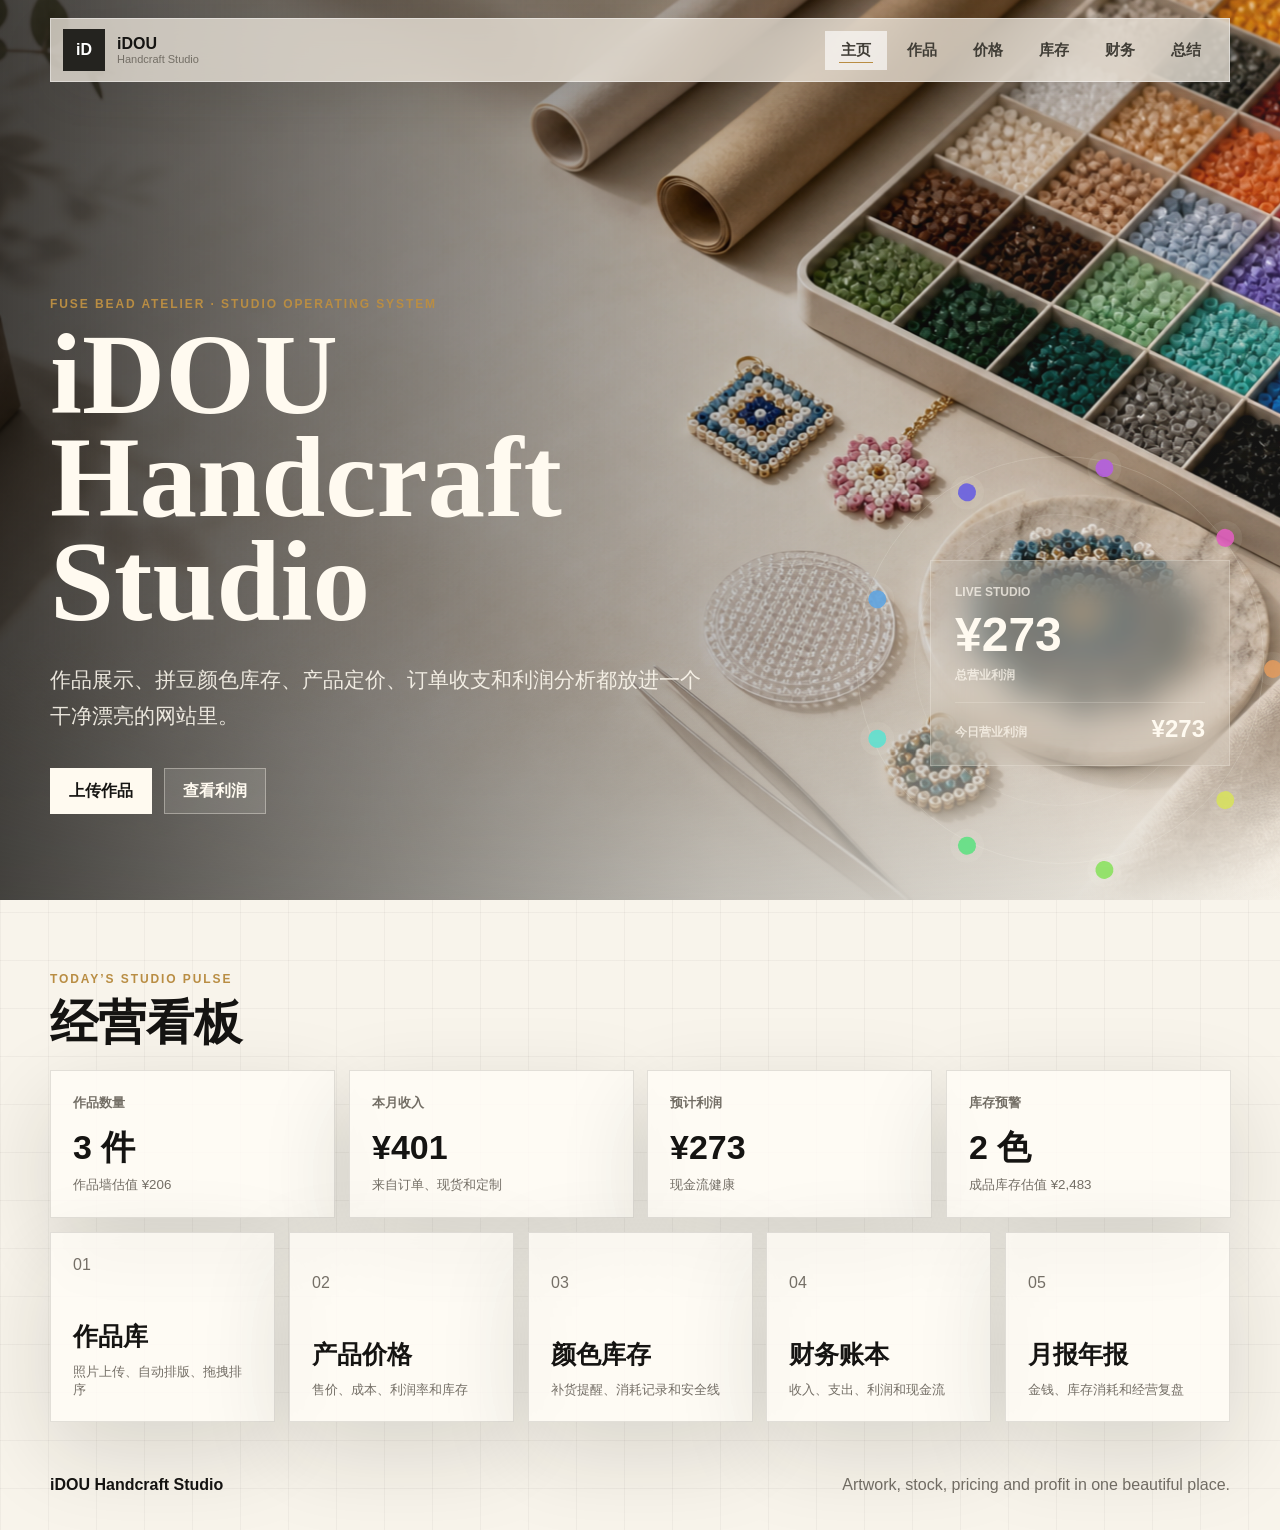
<file: idou-handcraft-studio/index.html>
<!doctype html>
<html lang="zh-CN">
  <head>
    <meta charset="UTF-8" />
    <meta name="viewport" content="width=device-width, initial-scale=1.0" />
    <title>iDOU Handcraft Studio</title>
    <link rel="stylesheet" href="./styles.css" />
  </head>
  <body>
    <div class="ambient-scene" aria-hidden="true">
      <span class="ambient-ring ring-one"></span>
      <span class="ambient-ring ring-two"></span>
      <span class="ambient-glow glow-one"></span>
      <span class="ambient-glow glow-two"></span>
    </div>
    <header class="site-header">
      <a class="brand" href="#/home" aria-label="iDOU Handcraft Studio">
        <span class="brand-mark">iD</span>
        <span>
          <strong>iDOU</strong>
          <small>Handcraft Studio</small>
        </span>
      </a>
      <nav class="nav" aria-label="主导航">
        <a href="#/home" data-route="home">主页</a>
        <a href="#/works" data-route="works">作品</a>
        <a href="#/products" data-route="products">价格</a>
        <a href="#/inventory" data-route="inventory">库存</a>
        <a href="#/finance" data-route="finance">财务</a>
        <a href="#/summary" data-route="summary">总结</a>
      </nav>
    </header>

    <main>
      <section class="page page-home" data-page="home">
        <div class="hero">
          <div class="hero-bg-stack" aria-label="拼豆工作室动态背景">
            <span class="hero-bg bg-one"></span>
            <span class="hero-bg bg-two"></span>
            <span class="hero-bg bg-three"></span>
          </div>
          <div class="hero-overlay"></div>
          <div class="bead-orbit" aria-hidden="true">
            <span style="--i: 0"></span><span style="--i: 1"></span><span style="--i: 2"></span>
            <span style="--i: 3"></span><span style="--i: 4"></span><span style="--i: 5"></span>
            <span style="--i: 6"></span><span style="--i: 7"></span><span style="--i: 8"></span>
          </div>
          <div class="hero-copy">
            <p class="eyebrow">Fuse Bead Atelier · Studio Operating System</p>
            <h1>iDOU Handcraft Studio</h1>
            <p class="lead">作品展示、拼豆颜色库存、产品定价、订单收支和利润分析都放进一个干净漂亮的网站里。</p>
            <div class="hero-actions">
              <a class="primary-action" href="#/works">上传作品</a>
              <a class="secondary-action" href="#/finance">查看利润</a>
            </div>
          </div>
          <aside class="hero-console">
            <span>LIVE STUDIO</span>
            <strong id="heroProfit">¥0</strong>
            <small>总营业利润</small>
            <div class="daily-profit">
              <span>今日营业利润</span>
              <strong id="heroTodayProfit">¥0</strong>
            </div>
          </aside>
        </div>

        <section class="content-shell" id="features">
          <div class="section-heading">
            <p class="eyebrow">Today’s Studio Pulse</p>
            <h2>经营看板</h2>
          </div>
          <div class="metric-grid" id="metricGrid"></div>
          <div class="home-links">
            <a href="#/works"><span>01</span><strong>作品库</strong><small>照片上传、自动排版、拖拽排序</small></a>
            <a href="#/products"><span>02</span><strong>产品价格</strong><small>售价、成本、利润率和库存</small></a>
            <a href="#/inventory"><span>03</span><strong>颜色库存</strong><small>补货提醒、消耗记录和安全线</small></a>
            <a href="#/finance"><span>04</span><strong>财务账本</strong><small>收入、支出、利润和现金流</small></a>
            <a href="#/summary"><span>05</span><strong>月报年报</strong><small>金钱、库存消耗和经营复盘</small></a>
          </div>
        </section>
      </section>

      <section class="page content-shell" data-page="works">
        <div class="page-head">
          <div>
            <p class="eyebrow">Curated Works</p>
            <h1>作品库</h1>
            <p>把做好的拼豆作品拍下来上传，系统会自动排成好看的作品墙。拖动卡片可以调整展示顺序。</p>
          </div>
          <div class="head-actions">
            <label class="upload-button">
              <input id="workUpload" type="file" accept="image/*" capture="environment" multiple />
              拍照/上传作品
            </label>
            <button class="ghost-button" id="addWork">手动新增</button>
          </div>
        </div>
        <div class="toolbar">
          <input id="workSearch" type="search" placeholder="搜索作品、分类、状态" />
          <select id="workFilter" aria-label="作品筛选">
            <option value="all">全部作品</option>
            <option value="现货">现货</option>
            <option value="定制">定制</option>
            <option value="礼盒">礼盒</option>
          </select>
        </div>
        <div class="studio-board" id="workBoard"></div>
      </section>

      <section class="page content-shell" data-page="products">
        <div class="page-head">
          <div>
            <p class="eyebrow">Product Menu</p>
            <h1>产品与价格</h1>
            <p>管理每个产品的售价、成本、利润、库存和销售状态，适合现货和定制一起用。</p>
          </div>
          <button class="icon-button" id="addProduct" title="新增产品" aria-label="新增产品">+</button>
        </div>
        <div class="metric-grid compact" id="productMetrics"></div>
        <div class="panel">
          <div class="table-wrap">
            <table>
              <thead>
                <tr>
                  <th>产品</th>
                  <th>分类</th>
                  <th>售价</th>
                  <th>成本</th>
                  <th>毛利</th>
                  <th>库存</th>
                  <th>状态</th>
                  <th></th>
                </tr>
              </thead>
              <tbody id="productTable"></tbody>
            </table>
          </div>
        </div>
      </section>

      <section class="page content-shell" data-page="inventory">
        <div class="page-head">
          <div>
            <p class="eyebrow">Bead Palette</p>
            <h1>拼豆颜色库存</h1>
            <p>每种颜色都有安全库存线，低于最低值会进入补货提醒。可记录一次制作消耗。</p>
          </div>
          <button class="icon-button" id="addColor" title="新增颜色" aria-label="新增颜色">+</button>
        </div>
        <div class="split">
          <div class="panel">
            <div class="section-heading inline">
              <div>
                <p class="eyebrow">Color Stock</p>
                <h2>颜色列表</h2>
              </div>
              <button class="ghost-button" id="consumeColor">记录消耗</button>
            </div>
            <div class="color-list" id="colorList"></div>
          </div>
          <div class="panel">
            <div class="section-heading">
              <p class="eyebrow">Restock</p>
              <h2>补货提醒</h2>
            </div>
            <div class="restock-list" id="restockList"></div>
          </div>
        </div>
        <div class="panel recent-consumption">
          <div class="section-heading">
            <p class="eyebrow">Usage Ledger</p>
            <h2>最近消耗记录</h2>
          </div>
          <div class="summary-list" id="consumptionList"></div>
        </div>
      </section>

      <section class="page content-shell" data-page="finance">
        <div class="page-head">
          <div>
            <p class="eyebrow">Money Ledger</p>
            <h1>收入、支出与利润</h1>
            <p>记录订单收入、材料支出、包装和工具成本，自动计算利润与现金流。</p>
          </div>
        </div>
        <div class="metric-grid compact" id="financeMetrics"></div>
        <div class="panel finance-panel">
          <form class="ledger-form" id="ledgerForm">
            <select id="ledgerType" aria-label="账目类型">
              <option value="income">收入</option>
              <option value="expense">支出</option>
            </select>
            <input id="ledgerName" type="text" placeholder="项目，例如：定制头像订单" required />
            <input id="ledgerAmount" type="number" min="0" step="0.01" placeholder="金额" required />
            <input id="ledgerDate" type="date" required />
            <button type="submit">记录</button>
          </form>
          <div class="ledger-list" id="ledgerList"></div>
        </div>
      </section>

      <section class="page content-shell" data-page="summary">
        <div class="page-head">
          <div>
            <p class="eyebrow">Monthly & Yearly Review</p>
            <h1>经营总结</h1>
            <p>按月份或年份查看收入、支出、利润、拼豆消耗、库存结余、产品与作品情况，适合每月复盘和年度总结。</p>
          </div>
          <div class="summary-controls">
            <select id="summaryMode" aria-label="总结类型">
              <option value="day">日总结</option>
              <option value="month">月总结</option>
              <option value="year">年总结</option>
            </select>
            <input id="summaryDay" type="date" aria-label="选择日期" />
            <input id="summaryMonth" type="month" aria-label="选择月份" />
            <input id="summaryYear" type="number" min="2020" max="2099" aria-label="选择年份" />
          </div>
        </div>

        <div class="metric-grid compact" id="summaryMetrics"></div>

        <div class="summary-layout">
          <article class="panel summary-hero-card">
            <p class="eyebrow" id="summaryPeriodLabel">Studio Review</p>
            <h2 id="summaryHeadline">本期经营复盘</h2>
            <p id="summaryNarrative"></p>
          </article>

          <article class="panel">
            <div class="section-heading">
              <p class="eyebrow">Bead Usage</p>
              <h2>拼豆消耗排行</h2>
            </div>
            <div class="summary-list" id="usageSummary"></div>
          </article>

          <article class="panel">
            <div class="section-heading">
              <p class="eyebrow">Money Flow</p>
              <h2>收支明细</h2>
            </div>
            <div class="summary-list" id="moneySummary"></div>
          </article>

          <article class="panel">
            <div class="section-heading">
              <p class="eyebrow">Inventory Snapshot</p>
              <h2>库存结余</h2>
            </div>
            <div class="summary-list" id="stockSummary"></div>
          </article>
        </div>
      </section>
    </main>

    <footer class="footer">
      <strong>iDOU Handcraft Studio</strong>
      <span>Artwork, stock, pricing and profit in one beautiful place.</span>
    </footer>

    <dialog id="editDialog">
      <form method="dialog" class="dialog-card" id="editForm">
        <h3 id="dialogTitle">编辑</h3>
        <div id="dialogFields"></div>
        <menu>
          <button type="button" value="cancel" class="ghost" id="closeDialog">取消</button>
          <button type="submit" value="default">保存</button>
        </menu>
      </form>
    </dialog>

    <script src="./script.js"></script>
  </body>
</html>
</file>
<file: idou-handcraft-studio/styles.css>
:root {
  color-scheme: light;
  --ink: #151412;
  --muted: #746f66;
  --soft: #ebe5d9;
  --line: rgba(29, 25, 20, 0.12);
  --paper: #f8f4eb;
  --panel: rgba(255, 252, 246, 0.84);
  --charcoal: #24231f;
  --sage: #798b70;
  --coral: #d86d61;
  --gold: #b98d43;
  --blue: #536f86;
  --rose: #d8a29a;
  --shadow: 0 30px 90px rgba(31, 27, 21, 0.14);
  --ease-out: cubic-bezier(0.16, 1, 0.3, 1);
  --ease-smooth: cubic-bezier(0.22, 0.84, 0.18, 1);
}

* {
  box-sizing: border-box;
}

html {
  scroll-behavior: smooth;
}

body {
  min-height: 100vh;
  margin: 0;
  color: var(--ink);
  font-family: -apple-system, BlinkMacSystemFont, "SF Pro Display", "PingFang SC", "Hiragino Sans GB", "Microsoft YaHei", sans-serif;
  background:
    linear-gradient(90deg, rgba(29, 25, 20, 0.04) 1px, transparent 1px),
    linear-gradient(180deg, rgba(29, 25, 20, 0.04) 1px, transparent 1px),
    radial-gradient(circle at 12% 0%, rgba(185, 141, 67, 0.14), transparent 28%),
    var(--paper);
  background-size: 48px 48px, 48px 48px, auto, auto;
  overflow-x: hidden;
}

.ambient-scene {
  position: fixed;
  inset: 0;
  z-index: -2;
  overflow: hidden;
  pointer-events: none;
}

.ambient-ring,
.ambient-glow {
  position: absolute;
  border-radius: 999px;
  will-change: transform;
}

.ambient-ring {
  border: 1px solid rgba(185, 141, 67, 0.16);
  box-shadow: inset 0 0 80px rgba(255, 250, 240, 0.18);
}

.ring-one {
  width: 46vw;
  height: 46vw;
  top: 8vh;
  right: -18vw;
  animation: floatOrbit 24s var(--ease-smooth) infinite alternate;
}

.ring-two {
  width: 34vw;
  height: 34vw;
  left: -14vw;
  bottom: 12vh;
  animation: floatOrbit 28s var(--ease-smooth) infinite alternate-reverse;
}

.ambient-glow {
  filter: blur(18px);
  opacity: 0.42;
}

.glow-one {
  width: 24vw;
  height: 24vw;
  right: 12vw;
  top: 16vh;
  background: rgba(185, 141, 67, 0.16);
  animation: drift 18s ease-in-out infinite alternate;
}

.glow-two {
  width: 20vw;
  height: 20vw;
  left: 9vw;
  bottom: 16vh;
  background: rgba(83, 111, 134, 0.12);
  animation: drift 20s ease-in-out infinite alternate-reverse;
}

@keyframes floatOrbit {
  to {
    transform: translate3d(-4vw, 3vh, 0) rotate(16deg) scale(1.08);
  }
}

@keyframes drift {
  to {
    transform: translate3d(4vw, -3vh, 0) scale(1.18);
  }
}

a {
  color: inherit;
  text-decoration: none;
}

button,
input,
select {
  font: inherit;
}

button,
label.upload-button {
  user-select: none;
}

.site-header {
  position: fixed;
  z-index: 30;
  top: 18px;
  left: 50%;
  display: flex;
  width: min(1180px, calc(100% - 32px));
  min-height: 64px;
  align-items: center;
  justify-content: space-between;
  padding: 10px 12px;
  border: 1px solid rgba(255, 255, 255, 0.42);
  background: rgba(238, 232, 221, 0.76);
  backdrop-filter: blur(22px);
  box-shadow: 0 18px 50px rgba(36, 35, 31, 0.12);
  transform: translateX(-50%);
  transition: transform 520ms var(--ease-out), background 520ms ease, box-shadow 520ms ease;
}

.site-header:hover {
  transform: translateX(-50%) translateY(-2px);
  background: rgba(248, 244, 235, 0.84);
  box-shadow: 0 24px 70px rgba(36, 35, 31, 0.16);
}

.brand {
  display: flex;
  min-width: 0;
  align-items: center;
  gap: 12px;
}

.brand-mark {
  display: grid;
  width: 42px;
  height: 42px;
  place-items: center;
  color: #fff;
  background: var(--charcoal);
  font-weight: 800;
}

.brand strong,
.brand small {
  display: block;
}

.brand small {
  color: var(--muted);
  font-size: 11px;
}

.nav {
  display: flex;
  gap: 4px;
}

.nav a {
  position: relative;
  overflow: hidden;
  padding: 10px 16px;
  color: #403d36;
  font-size: 15px;
  font-weight: 700;
  transition: color 260ms ease, background 260ms ease, transform 260ms var(--ease-out);
}

.nav a:hover,
.nav a.active {
  background: rgba(255, 255, 255, 0.64);
}

.nav a:hover {
  transform: translateY(-1px);
}

.nav a::after {
  content: "";
  position: absolute;
  left: 14px;
  right: 14px;
  bottom: 7px;
  height: 1px;
  background: var(--gold);
  transform: scaleX(0);
  transform-origin: left;
  transition: transform 360ms var(--ease-out);
}

.nav a.active::after,
.nav a:hover::after {
  transform: scaleX(1);
}

.page {
  display: none;
  min-height: calc(100vh - 118px);
  transform-origin: 50% 18%;
}

.page.active {
  display: block;
  animation: pageIn 420ms var(--ease-out) both;
}

@keyframes pageIn {
  from {
    opacity: 0;
    transform: translateY(12px);
  }

  to {
    opacity: 1;
    transform: translateY(0);
  }
}

.hero {
  position: relative;
  min-height: 100vh;
  overflow: hidden;
  display: flex;
  align-items: flex-end;
  padding: 150px max(24px, calc((100vw - 1180px) / 2)) 86px;
  background: #201f1b;
}

.hero-bg-stack,
.hero-bg,
.hero-overlay {
  position: absolute;
  inset: 0;
}

.hero-bg-stack {
  overflow: hidden;
}

.hero-bg {
  width: 100%;
  height: 100%;
  background-image: url("./assets/studio-hero.png");
  background-size: cover;
  background-position: center;
  opacity: 0;
  transform: scale(1.04);
  animation: bgCycle 30s ease-in-out infinite;
  will-change: transform;
}

.bg-one {
  opacity: 1;
  filter: saturate(1.02) contrast(1.02);
}

.bg-two {
  animation-delay: 8s;
  filter: sepia(0.18) saturate(1.08) brightness(1.02);
  background-position: 70% center;
}

.bg-three {
  animation-delay: 16s;
  filter: saturate(1.18) hue-rotate(-8deg) brightness(0.96);
  background-position: 35% center;
}

@keyframes bgCycle {
  0% {
    opacity: 0;
    transform: scale(1.04) translateX(0);
  }

  8%,
  33% {
    opacity: 1;
  }

  43%,
  100% {
    opacity: 0;
    transform: scale(1.07) translateX(1.2%);
  }
}

.hero-overlay {
  background:
    linear-gradient(90deg, rgba(16, 15, 13, 0.78), rgba(16, 15, 13, 0.24) 56%, rgba(248, 244, 235, 0.08)),
    linear-gradient(0deg, rgba(248, 244, 235, 0.94), rgba(248, 244, 235, 0) 28%);
}

.bead-orbit {
  position: absolute;
  right: max(16px, calc((100vw - 1180px) / 2 - 54px));
  bottom: 36px;
  width: 408px;
  height: 408px;
  border: 1px solid rgba(255, 250, 240, 0.16);
  border-radius: 50%;
  opacity: 0.9;
  animation: turn 42s linear infinite;
  pointer-events: none;
}

.bead-orbit::before,
.bead-orbit::after {
  content: "";
  position: absolute;
  inset: 14%;
  border: 1px solid rgba(255, 250, 240, 0.1);
  border-radius: 50%;
}

.bead-orbit::after {
  inset: 31%;
}

.bead-orbit span {
  position: absolute;
  top: 50%;
  left: 50%;
  width: 18px;
  height: 18px;
  border-radius: 50%;
  background: hsl(calc(var(--i) * 36 + 28) 68% 63%);
  box-shadow: 0 0 0 8px rgba(255, 250, 240, 0.08);
  transform: rotate(calc(var(--i) * 40deg)) translateX(204px);
}

@keyframes turn {
  to {
    rotate: 360deg;
  }
}

.hero-copy {
  position: relative;
  z-index: 2;
  max-width: 820px;
  color: #fffaf0;
  transform: translate3d(calc(var(--parallax-x, 0) * -0.35px), calc(var(--parallax-y, 0) * -0.28px), 0);
  transition: transform 800ms var(--ease-out);
}

.eyebrow {
  margin: 0 0 12px;
  color: var(--gold);
  font-size: 12px;
  font-weight: 900;
  letter-spacing: 0.16em;
  text-transform: uppercase;
}

.hero h1,
.page-head h1,
.section-heading h2 {
  font-family: "Songti SC", "STSong", "Noto Serif CJK SC", serif;
  font-weight: 700;
}

.hero h1 {
  margin: 0;
  max-width: 780px;
  font-size: clamp(58px, 9vw, 132px);
  line-height: 0.9;
  letter-spacing: 0;
}

.lead {
  max-width: 660px;
  margin: 28px 0 0;
  color: rgba(255, 250, 240, 0.88);
  font-size: 21px;
  line-height: 1.72;
}

.hero-actions,
.head-actions {
  display: flex;
  flex-wrap: wrap;
  gap: 12px;
}

.hero-actions {
  margin-top: 34px;
}

.primary-action,
.secondary-action,
.upload-button,
.ghost-button,
.ledger-form button,
dialog menu button {
  position: relative;
  overflow: hidden;
  display: inline-flex;
  min-height: 46px;
  align-items: center;
  justify-content: center;
  padding: 0 18px;
  border: 1px solid transparent;
  background: #fffaf0;
  color: var(--ink);
  cursor: pointer;
  font-weight: 800;
  transition: transform 300ms var(--ease-out), box-shadow 300ms ease, background 300ms ease, border-color 300ms ease;
}

.primary-action::before,
.secondary-action::before,
.upload-button::before,
.ghost-button::before,
.ledger-form button::before,
dialog menu button::before {
  content: "";
  position: absolute;
  inset: -2px;
  background: linear-gradient(110deg, transparent 0 36%, rgba(255, 255, 255, 0.62) 48%, transparent 62%);
  transform: translateX(-120%);
  transition: transform 700ms var(--ease-out);
}

.primary-action:hover,
.secondary-action:hover,
.upload-button:hover,
.ghost-button:hover,
.ledger-form button:hover,
dialog menu button:hover {
  transform: translateY(-3px);
  box-shadow: 0 16px 36px rgba(31, 27, 21, 0.14);
}

.primary-action:hover::before,
.secondary-action:hover::before,
.upload-button:hover::before,
.ghost-button:hover::before,
.ledger-form button:hover::before,
dialog menu button:hover::before {
  transform: translateX(120%);
}

.secondary-action,
.ghost-button,
dialog menu .ghost {
  border-color: var(--line);
  background: rgba(255, 250, 240, 0.12);
  color: inherit;
}

.hero .secondary-action {
  border-color: rgba(255, 250, 240, 0.36);
  color: #fffaf0;
}

.hero-console {
  position: absolute;
  right: max(18px, calc((100vw - 1180px) / 2));
  bottom: 134px;
  z-index: 4;
  width: 300px;
  padding: 24px;
  border: 1px solid rgba(255, 250, 240, 0.24);
  background: rgba(255, 250, 240, 0.12);
  color: #fffaf0;
  backdrop-filter: blur(18px);
  animation: consoleFloat 5s ease-in-out infinite alternate;
  transform: translate3d(calc(var(--parallax-x, 0) * 0.22px), calc(var(--parallax-y, 0) * 0.18px), 0);
}

@keyframes consoleFloat {
  to {
    translate: 0 -9px;
  }
}

.hero-console span,
.hero-console small {
  display: block;
  color: rgba(255, 250, 240, 0.72);
  font-size: 12px;
  font-weight: 800;
}

.hero-console strong {
  display: block;
  margin: 12px 0 8px;
  font-size: 48px;
  line-height: 1;
}

.daily-profit {
  display: grid;
  grid-template-columns: 1fr auto;
  gap: 10px;
  align-items: end;
  margin-top: 18px;
  padding-top: 14px;
  border-top: 1px solid rgba(255, 250, 240, 0.2);
}

.daily-profit span {
  color: rgba(255, 250, 240, 0.72);
  font-size: 12px;
  font-weight: 800;
}

.daily-profit strong {
  margin: 0;
  font-size: 24px;
  text-align: right;
}

.content-shell {
  width: min(1180px, calc(100% - 32px));
  margin: 0 auto;
  padding-top: 118px;
}

.page-home .content-shell {
  padding-top: 72px;
}

.page-head {
  display: flex;
  align-items: flex-end;
  justify-content: space-between;
  gap: 24px;
  margin-bottom: 24px;
}

.page-head h1 {
  margin: 0;
  font-size: clamp(46px, 7vw, 92px);
  line-height: 0.98;
}

.page-head p:not(.eyebrow) {
  max-width: 700px;
  margin: 16px 0 0;
  color: var(--muted);
  font-size: 17px;
  line-height: 1.8;
}

.section-heading {
  margin-bottom: 22px;
}

.section-heading.inline {
  display: flex;
  align-items: center;
  justify-content: space-between;
  gap: 20px;
}

.section-heading h2 {
  margin: 0;
  font-size: clamp(28px, 4vw, 48px);
  line-height: 1.05;
}

.metric-grid {
  display: grid;
  grid-template-columns: repeat(4, minmax(0, 1fr));
  gap: 14px;
}

.metric-grid.compact {
  margin-bottom: 14px;
}

.metric-card,
.panel,
.work-tile,
.home-links a {
  position: relative;
  border: 1px solid var(--line);
  background: var(--panel);
  box-shadow: var(--shadow);
  backdrop-filter: blur(12px);
  transition: transform 260ms var(--ease-out), box-shadow 260ms ease, border-color 260ms ease, background 260ms ease, opacity 360ms var(--ease-out);
  will-change: transform;
  isolation: isolate;
  overflow: hidden;
}

.metric-card::before,
.panel::before,
.home-links a::before {
  content: "";
  position: absolute;
  inset: 0;
  z-index: 0;
  pointer-events: none;
  background:
    radial-gradient(circle at 24% 18%, rgba(255, 250, 240, 0.58), transparent 24%),
    linear-gradient(135deg, rgba(255, 255, 255, 0.46), transparent 38%);
  opacity: 0;
  transition: opacity 520ms ease;
}

.metric-card:hover::before,
.panel:hover::before,
.home-links a:hover::before {
  opacity: 1;
}

.metric-card > *,
.panel > *,
.home-links a > * {
  position: relative;
  z-index: 1;
}

.metric-card:hover,
.panel:hover,
.work-tile:hover,
.home-links a:hover {
  border-color: rgba(185, 141, 67, 0.28);
  box-shadow: 0 24px 70px rgba(31, 27, 21, 0.16);
  transform: translateY(-4px);
}

.metric-card {
  min-height: 148px;
  padding: 22px;
}

.metric-card span {
  color: var(--muted);
  font-size: 13px;
  font-weight: 800;
}

.metric-card strong {
  display: block;
  margin-top: 18px;
  font-size: 34px;
  line-height: 1;
}

.metric-card small {
  display: block;
  margin-top: 12px;
  color: var(--muted);
}

.home-links {
  display: grid;
  grid-template-columns: repeat(5, minmax(0, 1fr));
  gap: 14px;
  margin-top: 14px;
}

.home-links a {
  min-height: 190px;
  padding: 22px;
  display: flex;
  flex-direction: column;
  justify-content: flex-end;
  transition: transform 520ms var(--ease-out), background 520ms ease, box-shadow 520ms ease;
}

.home-links a:hover {
  transform: translateY(-8px);
  background: #fffaf0;
}

.home-links span,
.home-links small {
  color: var(--muted);
}

.home-links strong {
  margin: 46px 0 10px;
  font-size: 25px;
}

.toolbar {
  display: grid;
  grid-template-columns: minmax(0, 1fr) 180px;
  gap: 10px;
  margin-bottom: 14px;
}

.toolbar input,
.toolbar select,
.summary-controls input,
.summary-controls select,
.ledger-form input,
.ledger-form select,
.dialog-card input,
.dialog-card select,
.dialog-card textarea {
  width: 100%;
  min-height: 46px;
  border: 1px solid var(--line);
  background: rgba(255, 255, 255, 0.64);
  color: var(--ink);
  padding: 0 12px;
  transition: border-color 260ms ease, box-shadow 260ms ease, background 260ms ease, transform 260ms var(--ease-out);
}

.toolbar input:focus,
.toolbar select:focus,
.summary-controls input:focus,
.summary-controls select:focus,
.ledger-form input:focus,
.ledger-form select:focus,
.dialog-card input:focus,
.dialog-card select:focus,
.dialog-card textarea:focus {
  outline: none;
  border-color: rgba(185, 141, 67, 0.52);
  background: rgba(255, 252, 246, 0.94);
  box-shadow: 0 0 0 4px rgba(185, 141, 67, 0.12);
  transform: translateY(-1px);
}

.dialog-card textarea {
  min-height: 110px;
  padding-top: 12px;
  resize: vertical;
}

.upload-button input {
  position: absolute;
  width: 1px;
  height: 1px;
  opacity: 0;
  pointer-events: none;
}

.summary-controls {
  display: grid;
  grid-template-columns: 118px 150px 156px 116px;
  gap: 10px;
}

.summary-layout {
  display: grid;
  grid-template-columns: minmax(0, 1.1fr) minmax(320px, 0.9fr);
  gap: 14px;
}

.recent-consumption {
  margin-top: 14px;
}

.summary-hero-card {
  min-height: 420px;
  display: flex;
  flex-direction: column;
  justify-content: flex-end;
  background:
    radial-gradient(circle at 22% 18%, rgba(185, 141, 67, 0.18), transparent 30%),
    linear-gradient(135deg, rgba(255, 252, 246, 0.92), rgba(238, 229, 214, 0.78));
}

.summary-hero-card h2 {
  margin: 0 0 16px;
  font-family: "Songti SC", "STSong", "Noto Serif CJK SC", serif;
  font-size: clamp(34px, 5vw, 64px);
  line-height: 1.02;
}

.summary-hero-card p:not(.eyebrow) {
  margin: 0;
  color: var(--muted);
  font-size: 18px;
  line-height: 1.85;
}

.summary-list {
  display: grid;
  gap: 10px;
}

.summary-item {
  display: grid;
  grid-template-columns: 1fr auto;
  gap: 12px;
  align-items: center;
  padding: 14px;
  border: 1px solid var(--line);
  background: rgba(255, 255, 255, 0.52);
}

.summary-item strong,
.summary-item span {
  display: block;
}

.summary-item small {
  display: block;
  margin-top: 5px;
  color: var(--muted);
  font-size: 12px;
}

.summary-bar {
  grid-column: 1 / -1;
  height: 7px;
  overflow: hidden;
  background: rgba(36, 35, 31, 0.07);
}

.summary-bar span {
  display: block;
  width: var(--bar, 0%);
  height: 100%;
  background: linear-gradient(90deg, var(--gold), var(--coral));
  transform-origin: left;
  animation: barIn 900ms var(--ease-out) both;
}

@keyframes barIn {
  from {
    transform: scaleX(0);
  }
}

.studio-board {
  display: grid;
  grid-template-columns: repeat(12, minmax(0, 1fr));
  grid-auto-flow: dense;
  gap: 14px;
}

.work-tile {
  position: relative;
  min-height: 360px;
  overflow: hidden;
  display: flex;
  grid-column: span 4;
  cursor: grab;
  isolation: isolate;
  animation: none;
}

.work-tile:nth-child(5n + 1) {
  grid-column: span 6;
  min-height: 430px;
}

.work-tile:nth-child(5n + 4) {
  grid-column: span 5;
}

.work-tile.dragging {
  opacity: 0.45;
  transform: scale(0.98);
}

.work-photo,
.work-placeholder {
  position: absolute;
  inset: 0;
  width: 100%;
  height: 100%;
  object-fit: cover;
  transition: transform 900ms var(--ease-out), filter 900ms ease;
}

.work-tile:hover .work-photo,
.work-tile:hover .work-placeholder {
  transform: scale(1.035);
}

.work-placeholder {
  display: grid;
  place-items: center;
  background:
    radial-gradient(circle at 24px 24px, rgba(255, 255, 255, 0.5) 0 7px, transparent 8px) 0 0 / 36px 36px,
    linear-gradient(135deg, var(--tile-a), var(--tile-b));
}

.work-placeholder::after {
  content: "";
  width: 42%;
  aspect-ratio: 1;
  border-radius: 50%;
  background:
    radial-gradient(circle, rgba(255, 255, 255, 0.82) 0 7px, transparent 8px) 0 0 / 28px 28px;
}

.work-tile::after {
  content: "";
  position: absolute;
  inset: 0;
  z-index: 1;
  background: linear-gradient(180deg, rgba(12, 11, 9, 0.04), rgba(12, 11, 9, 0.72));
}

.work-info {
  position: relative;
  z-index: 2;
  align-self: flex-end;
  width: 100%;
  padding: 22px;
  color: #fffaf0;
}

.work-info small {
  display: inline-flex;
  margin-bottom: 10px;
  color: rgba(255, 250, 240, 0.78);
  font-weight: 800;
}

.work-info h3 {
  margin: 0 0 8px;
  font-size: 28px;
}

.work-info p {
  margin: 0;
  color: rgba(255, 250, 240, 0.82);
  line-height: 1.65;
}

.tile-actions {
  position: absolute;
  z-index: 3;
  top: 12px;
  right: 12px;
  display: flex;
  gap: 6px;
}

.panel {
  padding: 28px;
}

.table-wrap {
  overflow-x: auto;
}

table {
  width: 100%;
  min-width: 860px;
  border-collapse: collapse;
}

th,
td {
  padding: 16px 12px;
  border-bottom: 1px solid var(--line);
  text-align: left;
}

th {
  color: var(--muted);
  font-size: 12px;
  text-transform: uppercase;
}

td {
  font-weight: 650;
}

tbody tr {
  transition: transform 420ms var(--ease-out), background 320ms ease, opacity 620ms var(--ease-out), filter 620ms var(--ease-out);
}

tbody tr:hover {
  background: rgba(255, 252, 246, 0.7);
  transform: translateX(5px);
}

.icon-button,
.row-button {
  border: 1px solid var(--line);
  background: #fffaf0;
  cursor: pointer;
  font-weight: 900;
}

.icon-button {
  width: 48px;
  height: 48px;
  font-size: 25px;
}

.row-button {
  min-width: 38px;
  min-height: 34px;
  margin-left: 6px;
  transition: transform 260ms var(--ease-out), background 260ms ease, box-shadow 260ms ease;
}

.row-button:hover,
.icon-button:hover {
  transform: translateY(-2px) scale(1.04);
  box-shadow: 0 12px 28px rgba(31, 27, 21, 0.12);
}

.primary-action:active,
.secondary-action:active,
.upload-button:active,
.ghost-button:active,
.row-button:active,
.icon-button:active {
  transform: translateY(0) scale(0.98);
}

.status {
  display: inline-flex;
  align-items: center;
  min-height: 30px;
  padding: 0 10px;
  background: rgba(123, 139, 115, 0.13);
  color: #536249;
  font-size: 12px;
  font-weight: 800;
}

.split {
  display: grid;
  grid-template-columns: minmax(0, 1.35fr) minmax(300px, 0.65fr);
  gap: 14px;
}

.color-list,
.restock-list,
.ledger-list {
  display: grid;
  gap: 10px;
}

.color-item,
.restock-item,
.ledger-item {
  display: grid;
  align-items: center;
  gap: 12px;
  padding: 14px;
  border: 1px solid var(--line);
  background: rgba(255, 255, 255, 0.52);
  transition: transform 320ms var(--ease-out), background 320ms ease, border-color 320ms ease;
}

.color-item:hover,
.restock-item:hover,
.ledger-item:hover,
.summary-item:hover {
  transform: translateX(5px);
  border-color: rgba(185, 141, 67, 0.24);
  background: rgba(255, 252, 246, 0.86);
}

[data-reveal] {
  opacity: 0;
  transform: translateY(14px);
}

[data-reveal].is-visible {
  opacity: 1;
  transform: translateY(0);
  transition-delay: calc(var(--stagger, 0) * 32ms);
}

tr[data-reveal] {
  transform: translateY(14px);
}

@media (prefers-reduced-motion: reduce) {
  *,
  *::before,
  *::after {
    animation-duration: 1ms !important;
    animation-iteration-count: 1 !important;
    scroll-behavior: auto !important;
    transition-duration: 1ms !important;
  }

  .ambient-scene {
    display: none;
  }
}

.color-item {
  grid-template-columns: 42px 1fr auto auto;
}

.swatch {
  width: 42px;
  height: 42px;
  border: 1px solid rgba(0, 0, 0, 0.12);
}

.color-name,
.ledger-name {
  font-weight: 850;
}

.muted {
  color: var(--muted);
  font-size: 13px;
}

.stock-pill {
  min-width: 92px;
  padding: 8px 10px;
  background: rgba(36, 35, 31, 0.06);
  text-align: center;
  font-weight: 850;
}

.stock-pill.low {
  background: rgba(216, 109, 97, 0.14);
  color: #a34b42;
}

.ledger-form {
  display: grid;
  grid-template-columns: 130px 1fr 150px 160px 110px;
  gap: 10px;
  margin-bottom: 18px;
}

.ledger-form button {
  background: var(--charcoal);
  color: #fffaf0;
}

.ledger-item {
  grid-template-columns: 1fr auto auto;
}

.amount.income {
  color: #426f50;
}

.amount.expense {
  color: #b35046;
}

.footer {
  display: flex;
  width: min(1180px, calc(100% - 32px));
  margin: 0 auto;
  justify-content: space-between;
  gap: 18px;
  padding: 54px 0 36px;
  color: var(--muted);
}

.footer strong {
  color: var(--ink);
}

dialog {
  width: min(560px, calc(100% - 32px));
  border: 0;
  padding: 0;
  background: transparent;
}

dialog[open] {
  animation: dialogIn 420ms var(--ease-out) both;
}

@keyframes dialogIn {
  from {
    opacity: 0;
    transform: translateY(18px) scale(0.96);
  }
}

dialog::backdrop {
  background: rgba(22, 21, 19, 0.44);
  backdrop-filter: blur(10px);
}

.dialog-card {
  padding: 24px;
  background: var(--paper);
  box-shadow: var(--shadow);
}

.dialog-card h3 {
  margin: 0 0 16px;
  font-size: 26px;
}

#dialogFields {
  display: grid;
  gap: 12px;
}

dialog menu {
  display: flex;
  justify-content: flex-end;
  gap: 10px;
  margin: 20px 0 0;
  padding: 0;
}

dialog menu .ghost {
  border-color: var(--line);
  color: var(--ink);
}

@media (max-width: 960px) {
  .site-header {
    align-items: flex-start;
    flex-direction: column;
  }

  .nav {
    width: 100%;
    overflow-x: auto;
  }

  .hero {
    min-height: 92vh;
    padding-top: 164px;
  }

  .hero-console,
  .bead-orbit {
    display: none;
  }

  .page-head {
    align-items: flex-start;
    flex-direction: column;
  }

  .metric-grid,
  .home-links,
  .split,
  .summary-layout,
  .summary-controls,
  .ledger-form,
  .toolbar {
    grid-template-columns: 1fr;
  }

  .studio-board {
    grid-template-columns: 1fr;
  }

  .work-tile,
  .work-tile:nth-child(5n + 1),
  .work-tile:nth-child(5n + 4) {
    grid-column: auto;
    min-height: 380px;
  }

  .color-item,
  .ledger-item {
    grid-template-columns: 42px 1fr;
  }

  .color-item .stock-pill,
  .color-item .row-actions,
  .ledger-item .amount,
  .ledger-item .row-actions {
    grid-column: 2;
  }
}

@media (max-width: 560px) {
  .hero h1 {
    font-size: 54px;
  }

  .lead {
    font-size: 16px;
  }

  .panel {
    padding: 18px;
  }

  .work-info h3 {
    font-size: 24px;
  }
}
</file>
